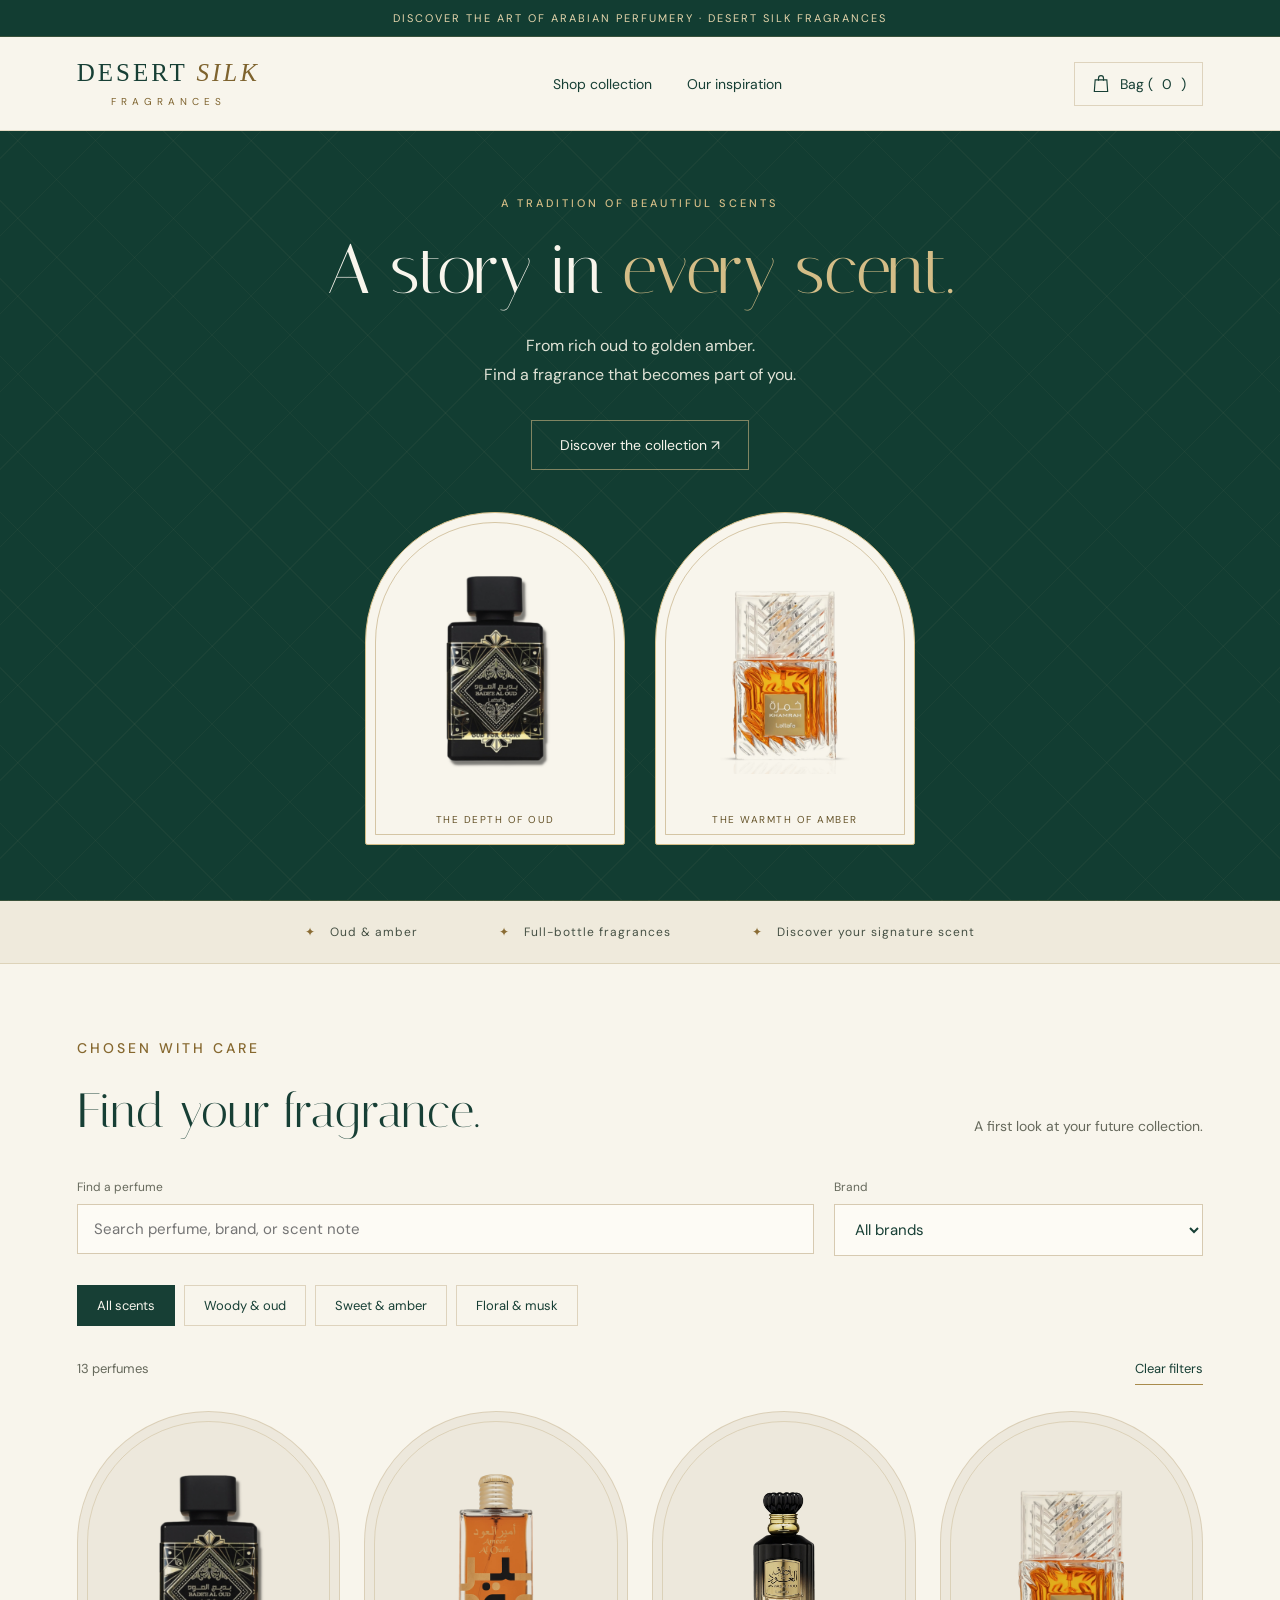
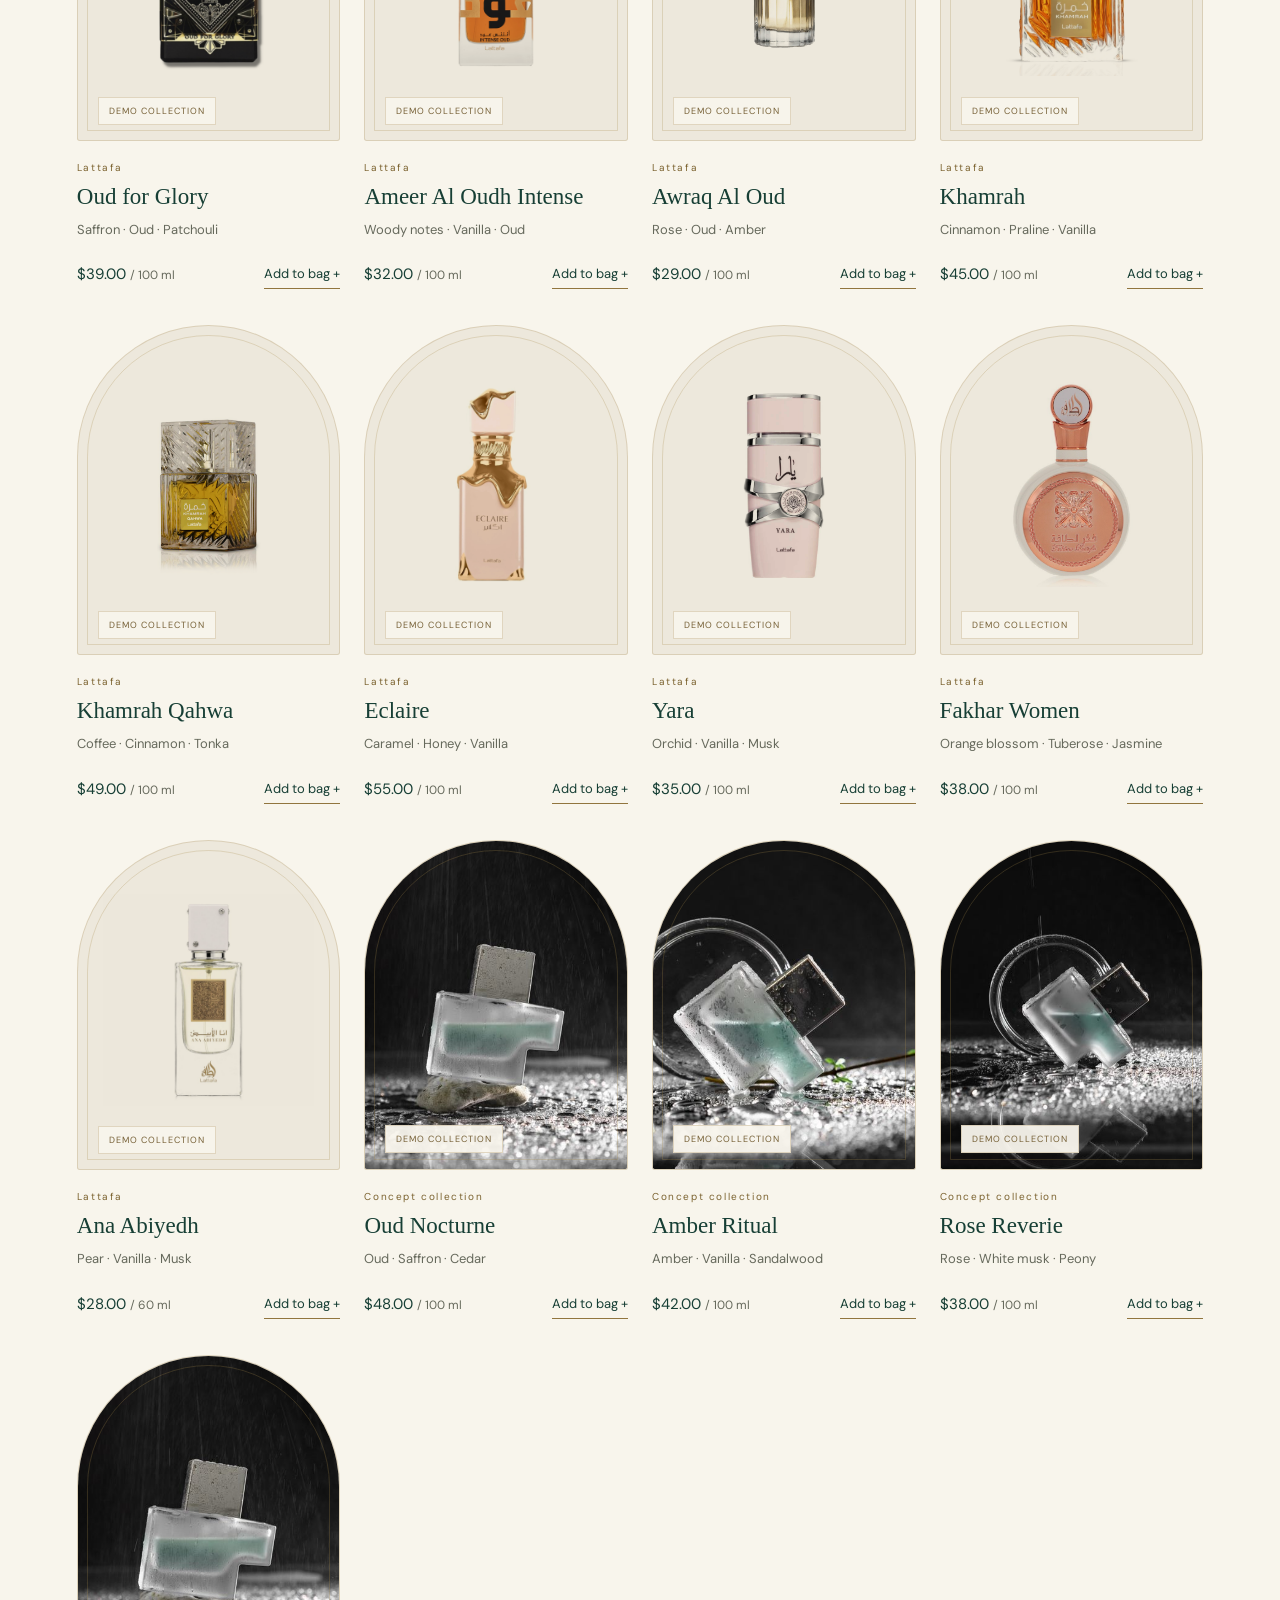
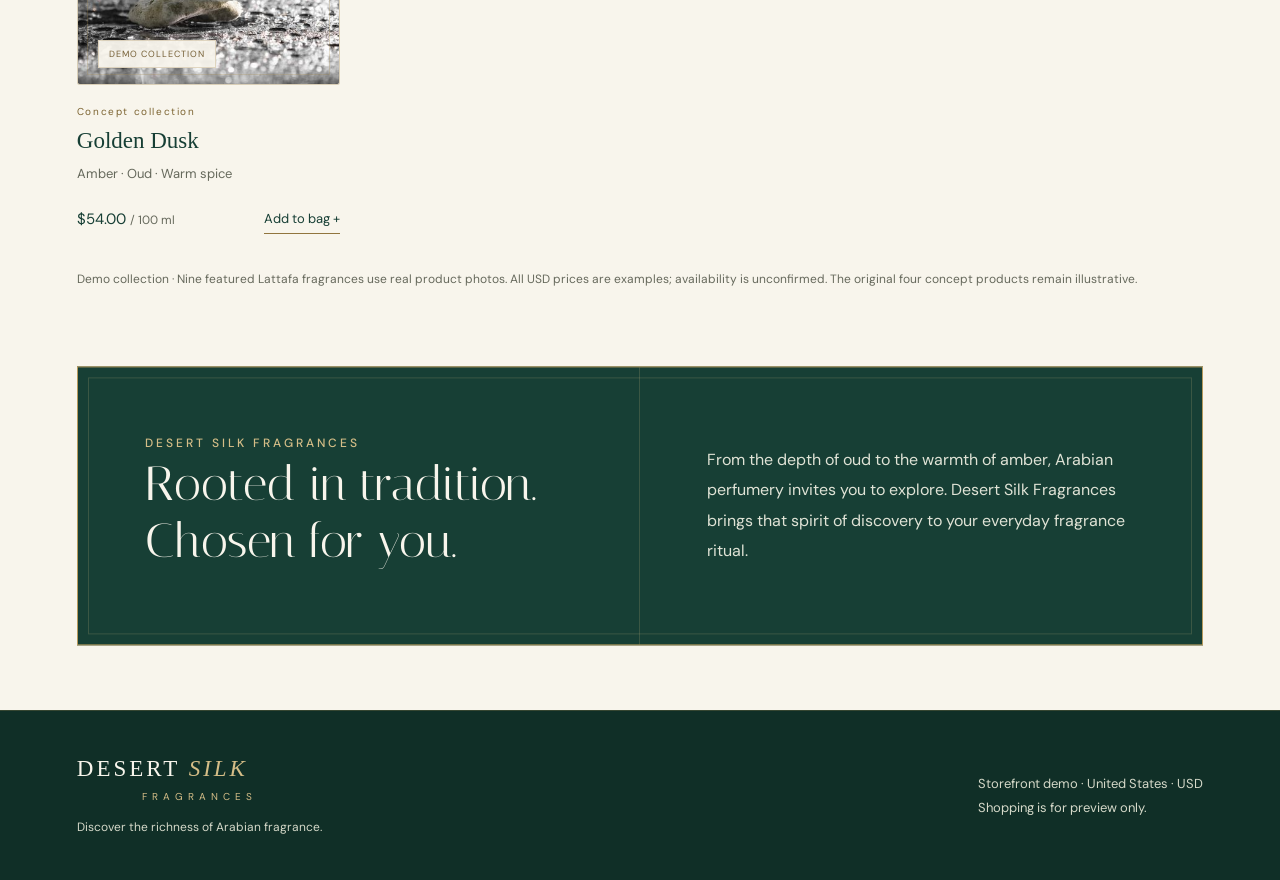
<file: index.html>
<!doctype html>
<html lang="en"><head><meta charset="utf-8"><meta name="viewport" content="width=device-width,initial-scale=1"><title>Desert Silk Fragrances | Arabian Fragrances</title><meta name="description" content="Explore the Desert Silk Fragrances Arabian perfume boutique demo."><link rel="icon" type="image/svg+xml" href="data:image/svg+xml,%3Csvg xmlns='http://www.w3.org/2000/svg' viewBox='0 0 32 32'%3E%3Crect width='32' height='32' rx='5' fill='%23173f35'/%3E%3Ctext x='16' y='23' text-anchor='middle' font-family='Georgia' font-size='24' fill='%23d6b777'%3ED%3C/text%3E%3C/svg%3E"><style>@import "https://fonts.googleapis.com/css2?family=DM+Sans:wght@400;500;600&family=Italiana&display=swap";:root{--paper:#100d0f;--ink:#f5eee4;--gold:#d6b777;--line:#d6b77745;--burgundy:#56172b;--muted:#c0afb3}*{box-sizing:border-box}html{scroll-behavior:smooth;scroll-padding-top:100px}body{background:var(--paper);color:var(--ink);margin:0;font-family:DM Sans,sans-serif;font-size:16px}a{color:inherit;text-decoration:none}button{font:inherit;cursor:pointer;color:inherit}a,button{touch-action:manipulation}a:focus-visible,button:focus-visible{outline:2px solid var(--gold);outline-offset:5px}.announcement{background:var(--burgundy);color:#f0dfb8;text-align:center;letter-spacing:2px;border-bottom:1px solid var(--line);padding:12px 20px;font-size:12px}header{z-index:4;-webkit-backdrop-filter:blur(18px);backdrop-filter:blur(18px);border-bottom:1px solid var(--line);background:#100d0ff0;justify-content:space-between;align-items:center;gap:20px;padding:20px 5%;display:flex;position:sticky;top:0}.logo{letter-spacing:3px;white-space:nowrap;font-family:Georgia,serif;font-size:26px;display:block}.logo span{color:var(--gold);font-style:italic}.logo small{letter-spacing:5px;text-align:center;color:var(--gold);margin-top:8px;font-family:DM Sans,sans-serif;font-size:10px;display:block}nav{gap:35px;font-size:14px;display:flex}nav a{padding:9px 0;position:relative}nav a:after{content:"";background:var(--gold);transform-origin:0;width:100%;height:1px;transition:transform .3s;position:absolute;bottom:0;left:0;transform:scaleX(0)}nav a:hover:after{transform:scaleX(1)}.bag-button{border:1px solid var(--line);background:0 0;align-items:center;gap:9px;padding:11px 16px;font-size:14px;transition:background .3s,border-color .3s;display:flex}.bag-button:hover{background:var(--burgundy);border-color:var(--gold)}.bag-button svg{width:20px}.hero{border-bottom:1px solid var(--line);grid-template-columns:1.05fr 1fr;min-height:650px;display:grid}.hero-copy{background:radial-gradient(at 0 60%,#65152b70,#0000 75%);flex-direction:column;justify-content:center;padding:80px 10%;display:flex;position:relative}.hero-copy:before{content:"";background:linear-gradient(transparent,var(--gold),transparent);width:1px;position:absolute;top:32px;bottom:32px;left:24px}.eyebrow{letter-spacing:3px;text-transform:uppercase;color:var(--gold);margin:0 0 25px;font-size:12px;font-weight:500}h1,h2,h3,p{margin-top:0}h1,h2{font-family:Italiana,Georgia,serif;font-weight:400}h1{letter-spacing:-1px;margin-bottom:30px;font-size:clamp(58px,6.1vw,94px);line-height:1.05}h1 em{color:var(--gold);font-weight:400}.intro{max-width:340px;color:var(--muted);margin-bottom:34px;line-height:1.9}.button{background:var(--burgundy);border:1px solid var(--gold);justify-content:center;align-self:flex-start;align-items:center;padding:17px 30px;font-size:14px;transition:background .3s,transform .3s,box-shadow .3s;display:inline-flex;position:relative;overflow:hidden}.button:hover{background:#75243d;transform:translateY(-3px);box-shadow:0 8px 35px #56172b80}.button:after{content:"";background:linear-gradient(110deg,#0000 45%,#ead3a028 50%,#0000 55%);transition:transform .7s;position:absolute;inset:-80% -100%;transform:translate(-40%)}.button:hover:after{transform:translate(40%)}.hero-photo{background:#25151b;min-width:0;position:relative;overflow:hidden}.hero-photo img{object-fit:cover;filter:brightness(.75)saturate(.75);width:100%;height:100%;transition:transform .8s;position:absolute;transform:scale(1.05)}.hero-photo:hover img{transform:scale(1.1)}.hero-photo:after{content:"";pointer-events:none;background:linear-gradient(#0000 40%,#2009117a);border:1px solid #e7cb9060;position:absolute;inset:22px}.photo-caption{z-index:1;color:#f5e5c5;letter-spacing:2px;font-size:11px;position:absolute;bottom:46px;left:42px;right:30px}.ribbon{border-bottom:1px solid var(--line);letter-spacing:1px;background:#1a1015;justify-content:center;gap:8%;padding:26px 5%;font-size:13px;display:flex}.ribbon span:before{content:"✦";color:var(--gold);margin-right:14px}.collection{padding:85px 5% 80px}.section-top{justify-content:space-between;align-items:end;gap:20px;display:flex}h2{margin-bottom:10px;font-size:52px}.section-top p{color:var(--muted);font-size:14px}.filters{flex-wrap:wrap;gap:10px;margin:29px 0 35px;display:flex}.filter{border:1px solid var(--line);background:0 0;padding:11px 22px;font-size:14px;transition:background .3s,border-color .3s,transform .3s}.filter:hover{border-color:var(--gold);transform:translateY(-2px)}.filter.active{background:var(--burgundy);border-color:var(--gold);color:#f6e8cd}.products{grid-template-columns:repeat(4,1fr);gap:25px;display:grid}.product{min-width:0;animation:.55s both arrive;animation-delay:calc(var(--i,0)*65ms)}.product-image{border:1px solid var(--line);background:#21181c;height:320px;transition:border-color .4s,box-shadow .4s,transform .4s;position:relative;overflow:hidden}.product-image:after{content:"";pointer-events:none;border:1px solid #d6b77725;position:absolute;inset:10px}.product-image img{object-fit:cover;filter:brightness(.88);width:100%;height:100%;transition:transform .65s,filter .65s}.product:hover .product-image{border-color:#d6b777a0;transform:translateY(-6px);box-shadow:0 14px 35px #0005}.product:hover img{filter:brightness();transform:scale(1.08)}.badge{color:#e5cc9a;letter-spacing:1px;border:1px solid var(--line);background:#301020ed;padding:7px 10px;font-size:10px;position:absolute;top:21px;left:21px}.product-meta{letter-spacing:1.6px;color:var(--gold);margin:23px 0 10px;font-size:11px}.product h3{margin-bottom:10px;font-family:Georgia,serif;font-size:23px;font-weight:400}.notes{color:var(--muted);margin-bottom:19px;font-size:14px}.purchase{justify-content:space-between;align-items:center;gap:10px;font-size:15px;display:flex}.purchase small{color:var(--muted);font-size:12px}.purchase button{border:0;border-bottom:1px solid var(--gold);color:var(--gold);background:0 0;padding:6px 0;font-size:13px;transition:color .3s,transform .3s}.purchase button:hover{color:#fff;transform:translateY(-2px)}.sample-note{color:#ad999f;margin-top:35px;font-size:12px;line-height:1.7}.story{border:1px solid var(--gold);background:linear-gradient(120deg,#5e192e,#2a0f19);grid-template-columns:1fr 1fr;margin:0 5% 80px;display:grid;position:relative}.story:after{content:"";border:1px solid var(--line);pointer-events:none;position:absolute;inset:10px}.story-left{border-right:1px solid var(--line);padding:65px 12%}.story-left h2{font-size:48px}.story-right{flex-direction:column;justify-content:center;padding:65px 12%;display:flex}.story p{color:#dcc7ce;margin-bottom:0;line-height:1.9}footer{border-top:1px solid var(--line);background:#090809;justify-content:space-between;align-items:center;gap:25px;padding:45px 5%;display:flex}footer p{color:var(--muted);margin:16px 0 0;font-size:12px}footer .logo{font-size:23px}.footer-note{max-width:280px;color:var(--muted);font-size:13px;line-height:1.8}dialog{border:0;border-left:1px solid var(--gold);width:100%;max-width:440px;height:100dvh;max-height:100dvh;color:var(--ink);background:#160e13;margin:0 0 0 auto;padding:32px;position:fixed}dialog[open]{animation:.4s slide-in}dialog::backdrop{-webkit-backdrop-filter:blur(5px);backdrop-filter:blur(5px);background:#070306ba}.bag-head{justify-content:space-between;align-items:center;gap:12px;display:flex}.bag-head h2{font-size:35px}.close{color:var(--gold);background:0 0;border:0;padding:10px;font-size:25px}.bag-item{border-bottom:1px solid var(--line);padding:20px 0;animation:.3s arrive}.bag-row{justify-content:space-between;gap:10px;display:flex}.remove{color:var(--gold);background:0 0;border:0;padding:10px 0;font-size:13px}.bag-total{justify-content:space-between;margin:25px 0;font-weight:500;display:flex}.demo-checkout{color:#dcc7ce;background:var(--burgundy);border:1px solid var(--line);padding:20px;font-size:14px;line-height:1.8}.toast{background:var(--burgundy);border:1px solid var(--gold);color:var(--ink);z-index:5;padding:15px 24px;font-size:14px;animation:.3s toast-in;position:fixed;bottom:25px;left:50%;transform:translate(-50%);box-shadow:0 4px 25px #0008}.hidden{display:none!important}.reveal{transition:opacity .8s,transform .8s}.hero-copy>*{animation:.9s both arrive}.hero-copy h1{animation-delay:.12s}.hero-copy .intro{animation-delay:.24s}.hero-copy .button{animation-delay:.36s}@keyframes arrive{0%{opacity:0;transform:translateY(18px)}to{opacity:1;transform:translateY(0)}}@keyframes slide-in{0%{transform:translate(100%)}to{transform:translate(0)}}@keyframes toast-in{0%{opacity:0;transform:translate(-50%,15px)}to{opacity:1;transform:translate(-50%)}}@media (width>=1500px){main{max-width:1600px;margin:auto}}@media (width<=1000px){nav{gap:18px}.hero-copy{padding:60px 10%}.hero{min-height:570px}.products{grid-template-columns:repeat(2,1fr)}.product-image{height:360px}.ribbon{gap:4%;font-size:12px}.story-left,.story-right{padding:45px 10%}}@media (width<=800px){header{padding:16px 6%}.logo{letter-spacing:2px;font-size:21px}.logo small{letter-spacing:3px;font-size:9px}nav{display:none}.bag-button{padding:9px 10px}.announcement{letter-spacing:1px;font-size:10px;line-height:1.6}.hero{grid-template-columns:1fr}.hero-copy{padding:55px 9% 50px}.hero-copy:before{top:25px;bottom:25px;left:15px}h1{letter-spacing:-1px;font-size:65px}.intro{font-size:15px}.hero-photo{height:400px}.ribbon{flex-wrap:wrap;gap:17px;padding:20px 5%}.ribbon span:before{margin-right:7px}.collection{padding:55px 6%}.section-top{display:block}h2{font-size:43px}.products{gap:29px 14px}.product-image{height:220px}.product h3{font-size:20px}.notes{font-size:13px;line-height:1.7}.purchase{flex-direction:column;align-items:start}.story{grid-template-columns:1fr;margin:0 6% 50px}.story-left{border-right:0;border-bottom:1px solid var(--line);padding:38px 30px}.story-right{padding:32px 30px}.story-left h2{font-size:40px}footer{flex-direction:column;align-items:start;padding:35px 6%}.photo-caption{font-size:10px;bottom:36px;left:35px}.badge{padding:6px;font-size:9px;top:15px;left:15px}.filter{padding:10px 15px}.toast{text-align:center;width:85%}.eyebrow{letter-spacing:2px;font-size:11px}.product-meta{font-size:10px;line-height:1.7}}@media (prefers-reduced-motion:reduce){html{scroll-behavior:auto}*,:before,:after{transition:none!important;animation:none!important}.reveal.pending{opacity:1;transform:none}}.real-product{background:#f4f0eb}.real-product img{object-fit:contain;filter:none;padding:25px}.real-product .badge{top:auto;bottom:15px}.real-product:after{border-color:#b58b4840}.product:hover .real-product img{filter:none}@media (width<=800px){.real-product img{padding:16px}.real-product .badge{font-size:8px;bottom:10px}}.product-image{display:block}.product h3 a:hover{color:var(--gold)}.hero{position:relative}.spray-intro{z-index:2;pointer-events:none;width:100%;height:100%;position:absolute;inset:0}@media (prefers-reduced-motion:reduce){.spray-intro{display:none}}.hero-copy>*,.product,.detail-copy,.bag-item,dialog[open]{animation:none}.product-image img,.detail-image img{transition:none}.product:hover .product-image,.product:hover img,.detail-image:hover img{transform:none}.reveal.pending{opacity:1;transform:none}</style>  <script type="module" crossorigin src="./assets/main-BTd0P_Ho.js"></script>
  <link rel="modulepreload" crossorigin href="./assets/motion-effects-CimoyNEb.js">
  <link rel="stylesheet" crossorigin href="./assets/motion-effects-CkN6MAiY.css">
</head><body>
<div class="announcement">DISCOVER THE ART OF ARABIAN PERFUMERY · DESERT SILK FRAGRANCES</div>
<header><a href="#" class="logo" aria-label="Desert Silk Fragrances home">DESERT <span>SILK</span><small>FRAGRANCES</small></a><nav aria-label="Main navigation"><a href="#collection">Shop collection</a><a href="#story">Our inspiration</a></nav><button class="bag-button" id="open-bag"><svg viewBox="0 0 24 24" fill="none" stroke="currentColor" stroke-width="1.4" aria-hidden="true"><path d="M5 7h14l1 14H4L5 7Z"/><path d="M9 8V5a3 3 0 0 1 6 0v3"/></svg>Bag (<span id="bag-count">0</span>)</button></header>
<main><section class="hero"><div class="hero-copy"><p class="eyebrow">A tradition of beautiful scents</p><h1>A story in <em>every scent.</em></h1><p class="intro">From rich oud to golden amber.<br>Find a fragrance that becomes part of you.</p><a class="button" href="#collection">Discover the collection ↗</a></div><div class="heritage-bottles"><a class="heritage-bottle" href="product.html?id=5" aria-label="Discover Oud for Glory"><img src="oud-for-glory.jpg" alt="Lattafa Oud for Glory perfume"><span>THE DEPTH OF OUD</span></a><a class="heritage-bottle" href="product.html?id=8" aria-label="Discover Khamrah"><img src="khamrah.jpg" alt="Lattafa Khamrah perfume"><span>THE WARMTH OF AMBER</span></a></div></section>
<div class="ribbon"><span>Oud & amber</span><span>Full-bottle fragrances</span><span>Discover your signature scent</span></div>
<section class="collection" id="collection"><div class="section-top"><div><p class="eyebrow">Chosen with care</p><h2>Find your fragrance.</h2></div><p>A first look at your future collection.</p></div><div class="discovery-tools"><div class="discovery-field"><label for="product-search">Find a perfume</label><input id="product-search" type="search" placeholder="Search perfume, brand, or scent note" autocomplete="off"></div><div class="discovery-field"><label for="brand-filter">Brand</label><select id="brand-filter"><option value="All">All brands</option></select></div></div><div class="filters" aria-label="Filter by scent"><button class="filter active" data-filter="All" aria-pressed="true">All scents</button><button class="filter" data-filter="Woody" aria-pressed="false">Woody & oud</button><button class="filter" data-filter="Sweet" aria-pressed="false">Sweet & amber</button><button class="filter" data-filter="Floral" aria-pressed="false">Floral & musk</button></div><div class="result-bar"><span id="result-count" role="status" aria-live="polite"></span><button id="clear-filters" class="clear-filters">Clear filters</button></div><div class="products" id="products"></div><p class="sample-note">Demo collection · Nine featured Lattafa fragrances use real product photos. All USD prices are examples; availability is unconfirmed. The original four concept products remain illustrative.</p></section>
<section class="story" id="story"><div class="story-left"><p class="eyebrow">Desert Silk Fragrances</p><h2>Rooted in tradition.<br>Chosen for you.</h2></div><div class="story-right"><p>From the depth of oud to the warmth of amber, Arabian perfumery invites you to explore. Desert Silk Fragrances brings that spirit of discovery to your everyday fragrance ritual.</p></div></section></main>
<footer><div><a href="#" class="logo">DESERT <span>SILK</span><small>FRAGRANCES</small></a><p>Discover the richness of Arabian fragrance.</p></div><div class="footer-note">Storefront demo · United States · USD<br>Shopping is for preview only.</div></footer>
<dialog id="bag" aria-labelledby="bag-title"><div class="bag-head"><h2 id="bag-title">Your discovery bag</h2><button class="close" id="close-bag" aria-label="Close shopping bag">×</button></div><div id="bag-items"></div><div class="bag-total"><span>Subtotal</span><span id="total">$0.00</span></div><p class="demo-checkout">This is a demo shopping bag. Checkout will be connected when your products, payment account, and shipping details are ready.</p></dialog><div id="toast" class="toast hidden" role="status"></div></body></html>
</file>
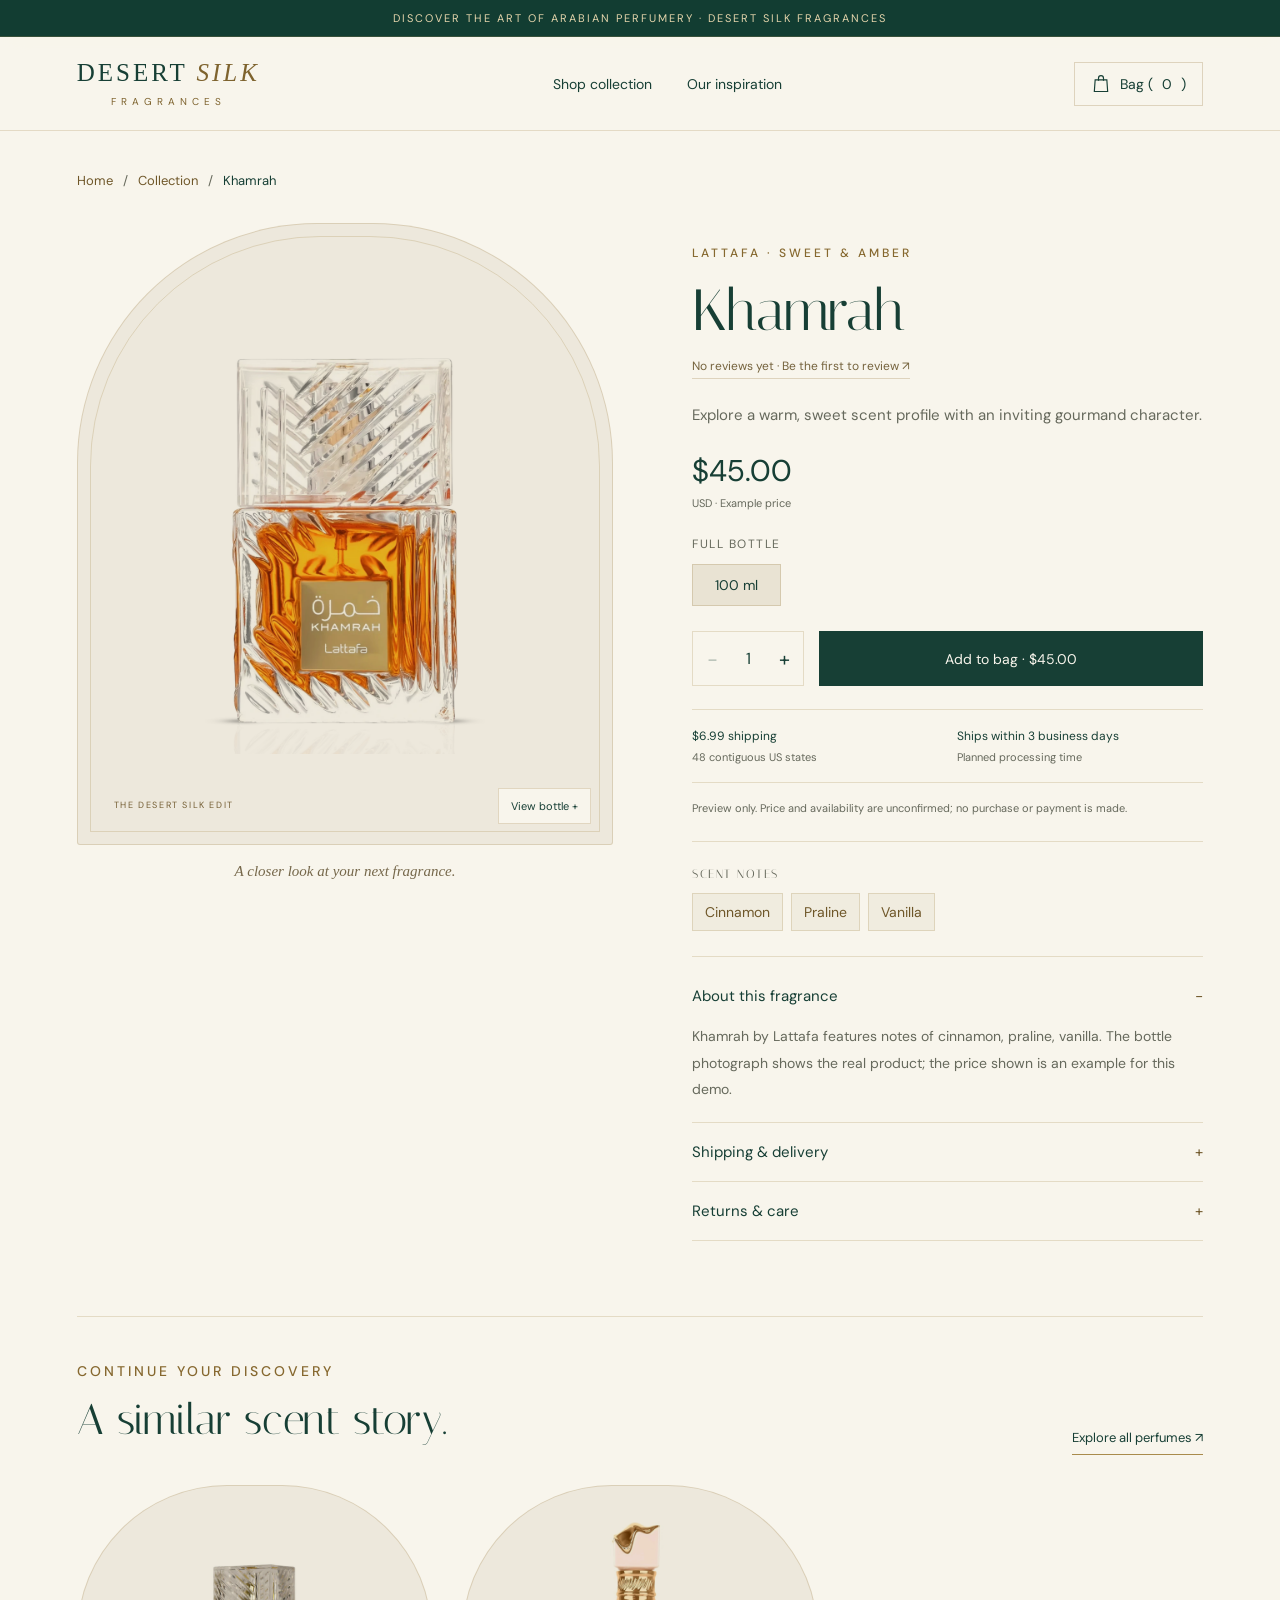
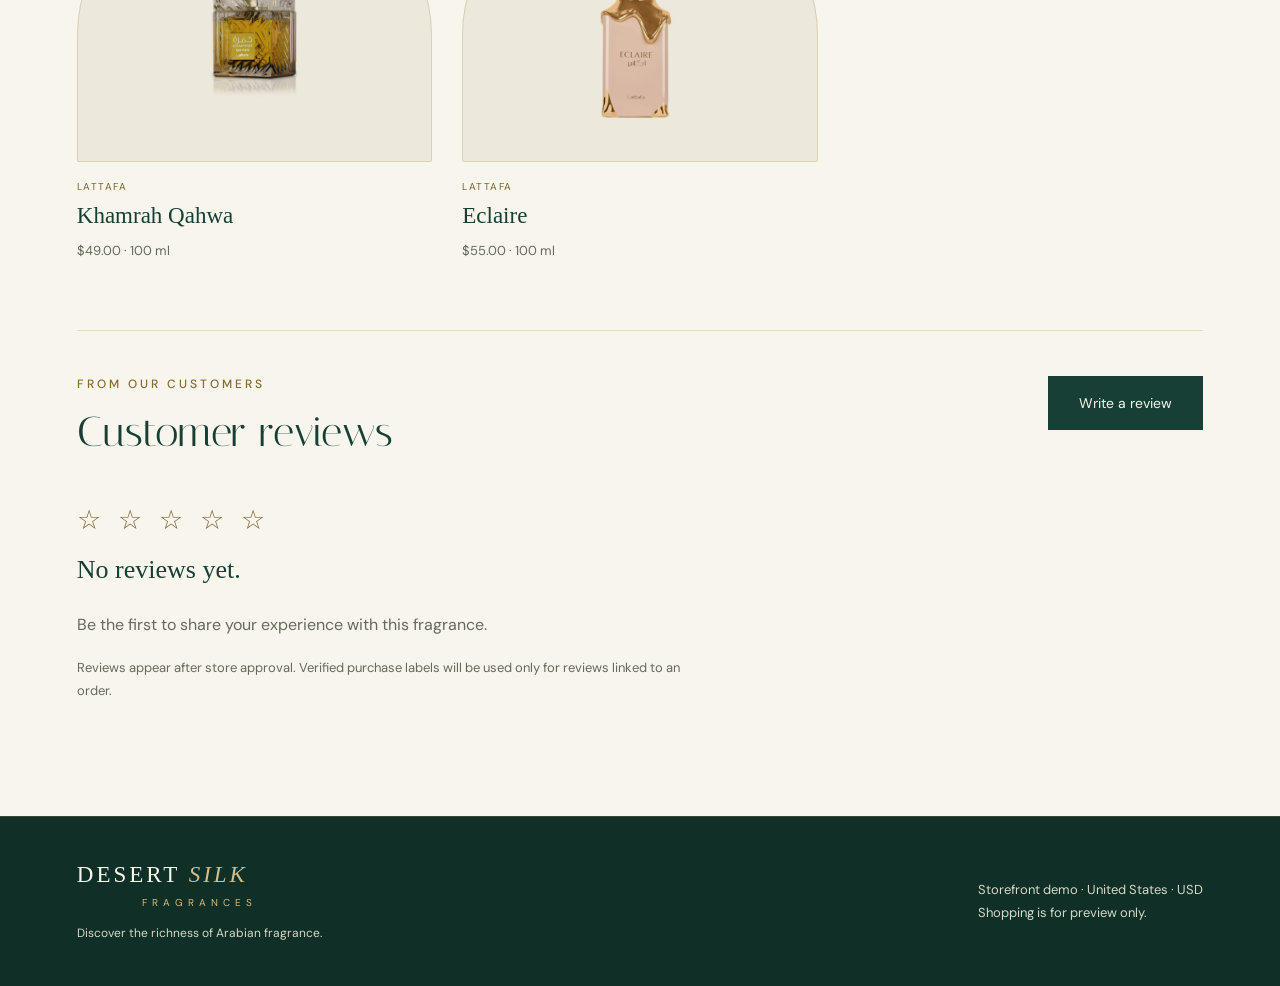
<file: product.html>
<!doctype html>
<html lang="en"><head><meta charset="utf-8"><meta name="viewport" content="width=device-width,initial-scale=1"><title>Perfume Details | Desert Silk Fragrances</title><meta name="description" content="Explore the Desert Silk Fragrances Arabian perfume boutique demo."><link rel="icon" type="image/svg+xml" href="data:image/svg+xml,%3Csvg xmlns='http://www.w3.org/2000/svg' viewBox='0 0 32 32'%3E%3Crect width='32' height='32' rx='5' fill='%23173f35'/%3E%3Ctext x='16' y='23' text-anchor='middle' font-family='Georgia' font-size='24' fill='%23d6b777'%3ED%3C/text%3E%3C/svg%3E"><style>@import "https://fonts.googleapis.com/css2?family=DM+Sans:wght@400;500;600&family=Italiana&display=swap";:root{--paper:#100d0f;--ink:#f5eee4;--gold:#d6b777;--line:#d6b77745;--burgundy:#56172b;--muted:#c0afb3}*{box-sizing:border-box}html{scroll-behavior:smooth;scroll-padding-top:100px}body{background:var(--paper);color:var(--ink);margin:0;font-family:DM Sans,sans-serif;font-size:16px}a{color:inherit;text-decoration:none}button{font:inherit;cursor:pointer;color:inherit}a,button{touch-action:manipulation}a:focus-visible,button:focus-visible{outline:2px solid var(--gold);outline-offset:5px}.announcement{background:var(--burgundy);color:#f0dfb8;text-align:center;letter-spacing:2px;border-bottom:1px solid var(--line);padding:12px 20px;font-size:12px}header{z-index:4;-webkit-backdrop-filter:blur(18px);backdrop-filter:blur(18px);border-bottom:1px solid var(--line);background:#100d0ff0;justify-content:space-between;align-items:center;gap:20px;padding:20px 5%;display:flex;position:sticky;top:0}.logo{letter-spacing:3px;white-space:nowrap;font-family:Georgia,serif;font-size:26px;display:block}.logo span{color:var(--gold);font-style:italic}.logo small{letter-spacing:5px;text-align:center;color:var(--gold);margin-top:8px;font-family:DM Sans,sans-serif;font-size:10px;display:block}nav{gap:35px;font-size:14px;display:flex}nav a{padding:9px 0;position:relative}nav a:after{content:"";background:var(--gold);transform-origin:0;width:100%;height:1px;transition:transform .3s;position:absolute;bottom:0;left:0;transform:scaleX(0)}nav a:hover:after{transform:scaleX(1)}.bag-button{border:1px solid var(--line);background:0 0;align-items:center;gap:9px;padding:11px 16px;font-size:14px;transition:background .3s,border-color .3s;display:flex}.bag-button:hover{background:var(--burgundy);border-color:var(--gold)}.bag-button svg{width:20px}.hero{border-bottom:1px solid var(--line);grid-template-columns:1.05fr 1fr;min-height:650px;display:grid}.hero-copy{background:radial-gradient(at 0 60%,#65152b70,#0000 75%);flex-direction:column;justify-content:center;padding:80px 10%;display:flex;position:relative}.hero-copy:before{content:"";background:linear-gradient(transparent,var(--gold),transparent);width:1px;position:absolute;top:32px;bottom:32px;left:24px}.eyebrow{letter-spacing:3px;text-transform:uppercase;color:var(--gold);margin:0 0 25px;font-size:12px;font-weight:500}h1,h2,h3,p{margin-top:0}h1,h2{font-family:Italiana,Georgia,serif;font-weight:400}h1{letter-spacing:-1px;margin-bottom:30px;font-size:clamp(58px,6.1vw,94px);line-height:1.05}h1 em{color:var(--gold);font-weight:400}.intro{max-width:340px;color:var(--muted);margin-bottom:34px;line-height:1.9}.button{background:var(--burgundy);border:1px solid var(--gold);justify-content:center;align-self:flex-start;align-items:center;padding:17px 30px;font-size:14px;transition:background .3s,transform .3s,box-shadow .3s;display:inline-flex;position:relative;overflow:hidden}.button:hover{background:#75243d;transform:translateY(-3px);box-shadow:0 8px 35px #56172b80}.button:after{content:"";background:linear-gradient(110deg,#0000 45%,#ead3a028 50%,#0000 55%);transition:transform .7s;position:absolute;inset:-80% -100%;transform:translate(-40%)}.button:hover:after{transform:translate(40%)}.hero-photo{background:#25151b;min-width:0;position:relative;overflow:hidden}.hero-photo img{object-fit:cover;filter:brightness(.75)saturate(.75);width:100%;height:100%;transition:transform .8s;position:absolute;transform:scale(1.05)}.hero-photo:hover img{transform:scale(1.1)}.hero-photo:after{content:"";pointer-events:none;background:linear-gradient(#0000 40%,#2009117a);border:1px solid #e7cb9060;position:absolute;inset:22px}.photo-caption{z-index:1;color:#f5e5c5;letter-spacing:2px;font-size:11px;position:absolute;bottom:46px;left:42px;right:30px}.ribbon{border-bottom:1px solid var(--line);letter-spacing:1px;background:#1a1015;justify-content:center;gap:8%;padding:26px 5%;font-size:13px;display:flex}.ribbon span:before{content:"✦";color:var(--gold);margin-right:14px}.collection{padding:85px 5% 80px}.section-top{justify-content:space-between;align-items:end;gap:20px;display:flex}h2{margin-bottom:10px;font-size:52px}.section-top p{color:var(--muted);font-size:14px}.filters{flex-wrap:wrap;gap:10px;margin:29px 0 35px;display:flex}.filter{border:1px solid var(--line);background:0 0;padding:11px 22px;font-size:14px;transition:background .3s,border-color .3s,transform .3s}.filter:hover{border-color:var(--gold);transform:translateY(-2px)}.filter.active{background:var(--burgundy);border-color:var(--gold);color:#f6e8cd}.products{grid-template-columns:repeat(4,1fr);gap:25px;display:grid}.product{min-width:0;animation:.55s both arrive;animation-delay:calc(var(--i,0)*65ms)}.product-image{border:1px solid var(--line);background:#21181c;height:320px;transition:border-color .4s,box-shadow .4s,transform .4s;position:relative;overflow:hidden}.product-image:after{content:"";pointer-events:none;border:1px solid #d6b77725;position:absolute;inset:10px}.product-image img{object-fit:cover;filter:brightness(.88);width:100%;height:100%;transition:transform .65s,filter .65s}.product:hover .product-image{border-color:#d6b777a0;transform:translateY(-6px);box-shadow:0 14px 35px #0005}.product:hover img{filter:brightness();transform:scale(1.08)}.badge{color:#e5cc9a;letter-spacing:1px;border:1px solid var(--line);background:#301020ed;padding:7px 10px;font-size:10px;position:absolute;top:21px;left:21px}.product-meta{letter-spacing:1.6px;color:var(--gold);margin:23px 0 10px;font-size:11px}.product h3{margin-bottom:10px;font-family:Georgia,serif;font-size:23px;font-weight:400}.notes{color:var(--muted);margin-bottom:19px;font-size:14px}.purchase{justify-content:space-between;align-items:center;gap:10px;font-size:15px;display:flex}.purchase small{color:var(--muted);font-size:12px}.purchase button{border:0;border-bottom:1px solid var(--gold);color:var(--gold);background:0 0;padding:6px 0;font-size:13px;transition:color .3s,transform .3s}.purchase button:hover{color:#fff;transform:translateY(-2px)}.sample-note{color:#ad999f;margin-top:35px;font-size:12px;line-height:1.7}.story{border:1px solid var(--gold);background:linear-gradient(120deg,#5e192e,#2a0f19);grid-template-columns:1fr 1fr;margin:0 5% 80px;display:grid;position:relative}.story:after{content:"";border:1px solid var(--line);pointer-events:none;position:absolute;inset:10px}.story-left{border-right:1px solid var(--line);padding:65px 12%}.story-left h2{font-size:48px}.story-right{flex-direction:column;justify-content:center;padding:65px 12%;display:flex}.story p{color:#dcc7ce;margin-bottom:0;line-height:1.9}footer{border-top:1px solid var(--line);background:#090809;justify-content:space-between;align-items:center;gap:25px;padding:45px 5%;display:flex}footer p{color:var(--muted);margin:16px 0 0;font-size:12px}footer .logo{font-size:23px}.footer-note{max-width:280px;color:var(--muted);font-size:13px;line-height:1.8}dialog{border:0;border-left:1px solid var(--gold);width:100%;max-width:440px;height:100dvh;max-height:100dvh;color:var(--ink);background:#160e13;margin:0 0 0 auto;padding:32px;position:fixed}dialog[open]{animation:.4s slide-in}dialog::backdrop{-webkit-backdrop-filter:blur(5px);backdrop-filter:blur(5px);background:#070306ba}.bag-head{justify-content:space-between;align-items:center;gap:12px;display:flex}.bag-head h2{font-size:35px}.close{color:var(--gold);background:0 0;border:0;padding:10px;font-size:25px}.bag-item{border-bottom:1px solid var(--line);padding:20px 0;animation:.3s arrive}.bag-row{justify-content:space-between;gap:10px;display:flex}.remove{color:var(--gold);background:0 0;border:0;padding:10px 0;font-size:13px}.bag-total{justify-content:space-between;margin:25px 0;font-weight:500;display:flex}.demo-checkout{color:#dcc7ce;background:var(--burgundy);border:1px solid var(--line);padding:20px;font-size:14px;line-height:1.8}.toast{background:var(--burgundy);border:1px solid var(--gold);color:var(--ink);z-index:5;padding:15px 24px;font-size:14px;animation:.3s toast-in;position:fixed;bottom:25px;left:50%;transform:translate(-50%);box-shadow:0 4px 25px #0008}.hidden{display:none!important}.reveal{transition:opacity .8s,transform .8s}.hero-copy>*{animation:.9s both arrive}.hero-copy h1{animation-delay:.12s}.hero-copy .intro{animation-delay:.24s}.hero-copy .button{animation-delay:.36s}@keyframes arrive{0%{opacity:0;transform:translateY(18px)}to{opacity:1;transform:translateY(0)}}@keyframes slide-in{0%{transform:translate(100%)}to{transform:translate(0)}}@keyframes toast-in{0%{opacity:0;transform:translate(-50%,15px)}to{opacity:1;transform:translate(-50%)}}@media (width>=1500px){main{max-width:1600px;margin:auto}}@media (width<=1000px){nav{gap:18px}.hero-copy{padding:60px 10%}.hero{min-height:570px}.products{grid-template-columns:repeat(2,1fr)}.product-image{height:360px}.ribbon{gap:4%;font-size:12px}.story-left,.story-right{padding:45px 10%}}@media (width<=800px){header{padding:16px 6%}.logo{letter-spacing:2px;font-size:21px}.logo small{letter-spacing:3px;font-size:9px}nav{display:none}.bag-button{padding:9px 10px}.announcement{letter-spacing:1px;font-size:10px;line-height:1.6}.hero{grid-template-columns:1fr}.hero-copy{padding:55px 9% 50px}.hero-copy:before{top:25px;bottom:25px;left:15px}h1{letter-spacing:-1px;font-size:65px}.intro{font-size:15px}.hero-photo{height:400px}.ribbon{flex-wrap:wrap;gap:17px;padding:20px 5%}.ribbon span:before{margin-right:7px}.collection{padding:55px 6%}.section-top{display:block}h2{font-size:43px}.products{gap:29px 14px}.product-image{height:220px}.product h3{font-size:20px}.notes{font-size:13px;line-height:1.7}.purchase{flex-direction:column;align-items:start}.story{grid-template-columns:1fr;margin:0 6% 50px}.story-left{border-right:0;border-bottom:1px solid var(--line);padding:38px 30px}.story-right{padding:32px 30px}.story-left h2{font-size:40px}footer{flex-direction:column;align-items:start;padding:35px 6%}.photo-caption{font-size:10px;bottom:36px;left:35px}.badge{padding:6px;font-size:9px;top:15px;left:15px}.filter{padding:10px 15px}.toast{text-align:center;width:85%}.eyebrow{letter-spacing:2px;font-size:11px}.product-meta{font-size:10px;line-height:1.7}}@media (prefers-reduced-motion:reduce){html{scroll-behavior:auto}*,:before,:after{transition:none!important;animation:none!important}.reveal.pending{opacity:1;transform:none}}.real-product{background:#f4f0eb}.real-product img{object-fit:contain;filter:none;padding:25px}.real-product .badge{top:auto;bottom:15px}.real-product:after{border-color:#b58b4840}.product:hover .real-product img{filter:none}@media (width<=800px){.real-product img{padding:16px}.real-product .badge{font-size:8px;bottom:10px}}.product-image{display:block}.product h3 a:hover{color:var(--gold)}.detail{padding:30px 5% 80px}.breadcrumbs{color:var(--muted);flex-wrap:wrap;gap:12px;margin:0 0 35px;font-size:13px;display:flex}.breadcrumbs a{color:var(--gold)}.detail-layout{grid-template-columns:1fr 1fr;align-items:start;gap:7%;display:grid}.detail-image{border:1px solid var(--gold);background:#f4f0eb;position:relative;overflow:hidden}.detail-image:after{content:"";pointer-events:none;border:1px solid #9b753944;position:absolute;inset:16px}.detail-image img{object-fit:contain;width:100%;height:600px;padding:45px;transition:transform .6s;display:block}.detail-image:hover img{transform:scale(1.07)}.detail-image.concept img{object-fit:cover;padding:0}.detail-caption{color:#e5cc9a;letter-spacing:1px;background:#301020ed;border:1px solid #d6b77755;padding:8px 12px;font-size:11px;position:absolute;bottom:25px;left:25px}.detail-copy{padding:15px 0}.detail-copy h1{overflow-wrap:anywhere;margin-bottom:20px;font-size:clamp(44px,4.5vw,68px)}.detail-summary{color:var(--muted);margin-bottom:25px;line-height:1.9}.detail-price{color:var(--gold);margin-bottom:25px;font-size:27px}.detail-price small{color:var(--muted);margin-left:10px;font-size:13px}.detail-label{letter-spacing:1.5px;text-transform:uppercase;color:var(--muted);margin-bottom:12px;font-size:12px;display:block}.size-chip{border:1px solid var(--gold);background:var(--burgundy);margin-bottom:25px;padding:11px 22px;font-size:14px;display:inline-block}.buy-row{gap:15px;margin-bottom:18px;display:flex}.quantity{border:1px solid var(--line);flex-shrink:0;height:55px;display:flex}.quantity button{background:0 0;border:0;width:38px;font-size:20px}.quantity button:hover{background:var(--burgundy)}.quantity button:disabled{opacity:.3;cursor:default}.quantity output{justify-content:center;align-items:center;min-width:34px;display:flex}.buy-row .button{flex:1;min-height:55px;padding:14px 20px}.detail-demo{color:var(--muted);margin-bottom:28px;font-size:12px;line-height:1.8}.detail-notes{border-block:1px solid var(--line);margin-bottom:10px;padding:25px 0}.note-chips{flex-wrap:wrap;gap:8px;display:flex}.note-chips span{border:1px solid var(--line);color:#e0c995;padding:9px 12px;font-size:14px}.detail-copy details{border-bottom:1px solid var(--line);padding:19px 0}.detail-copy summary{cursor:pointer;justify-content:space-between;gap:15px;font-size:15px;list-style:none;display:flex}.detail-copy summary:after{content:"+";color:var(--gold)}.detail-copy details[open] summary:after{content:"−"}.detail-copy details p{color:var(--muted);margin:17px 0 0;font-size:14px;line-height:1.9}.missing{min-height:60vh;padding:80px 5%}.missing h1{font-size:50px}.detail-copy{animation:.7s arrive}@media (width<=800px){.detail{padding:25px 6% 50px}.breadcrumbs{margin-bottom:24px}.detail-layout{grid-template-columns:1fr;gap:30px}.detail-image img{height:360px;padding:30px}.detail-copy{padding:0}.detail-copy h1{font-size:49px}.detail-price{font-size:25px}.buy-row{gap:12px}.detail-caption{bottom:20px;left:20px}.detail-summary{font-size:15px}}@media (prefers-reduced-motion:reduce){.detail-image:hover img{transform:none}}.hero-copy>*,.product,.detail-copy,.bag-item,dialog[open]{animation:none}.product-image img,.detail-image img{transition:none}.product:hover .product-image,.product:hover img,.detail-image:hover img{transform:none}.reveal.pending{opacity:1;transform:none}</style>  <script type="module" crossorigin src="./assets/product-BaYdBQAx.js"></script>
  <link rel="modulepreload" crossorigin href="./assets/motion-effects-CimoyNEb.js">
  <link rel="stylesheet" crossorigin href="./assets/motion-effects-CkN6MAiY.css">
</head><body><div class="announcement">DISCOVER THE ART OF ARABIAN PERFUMERY · DESERT SILK FRAGRANCES</div>
<header><a href="index.html" class="logo" aria-label="Desert Silk Fragrances home">DESERT <span>SILK</span><small>FRAGRANCES</small></a><nav aria-label="Main navigation"><a href="index.html#collection">Shop collection</a><a href="index.html#story">Our inspiration</a></nav><button class="bag-button" id="open-bag"><svg viewBox="0 0 24 24" fill="none" stroke="currentColor" stroke-width="1.4" aria-hidden="true"><path d="M5 7h14l1 14H4L5 7Z"/><path d="M9 8V5a3 3 0 0 1 6 0v3"/></svg>Bag (<span id="bag-count">0</span>)</button></header>
<main id="product-page" class="detail"><nav class="breadcrumbs" aria-label="Breadcrumb"><a href="index.html">Home</a><span>/</span><a href="index.html#collection">Collection</a><span>/</span><span id="crumb-product"></span></nav><div class="detail-layout"><div class="bottle-stage"><div class="detail-image" id="detail-image"><img id="bottle-photo" alt=""><span class="detail-caption">THE DESERT SILK EDIT</span><button id="zoom-photo" class="zoom-photo" aria-label="Enlarge bottle photo">View bottle +</button></div><p class="bottle-footnote">A closer look at your next fragrance.</p></div><section class="detail-copy" aria-labelledby="product-name"><p class="eyebrow" id="brand"></p><h1 id="product-name"></h1><a class="review-jump" href="#reviews-title">No reviews yet · Be the first to review ↗</a><p class="detail-summary" id="description"></p><p class="detail-price"><span id="product-price"></span><small>USD · Example price</small></p><span class="detail-label">Full bottle</span><span class="size-chip" id="bottle-size"></span><div class="buy-row"><div class="quantity" aria-label="Quantity selector"><button id="minus" aria-label="Decrease quantity">−</button><output id="quantity" aria-label="Quantity" aria-live="polite">1</output><button id="plus" aria-label="Increase quantity">+</button></div><button class="button" id="detail-add">Add to bag</button></div><div class="fulfillment-preview"><div><span>$6.99 shipping</span><small>48 contiguous US states</small></div><div><span>Ships within 3 business days</span><small>Planned processing time</small></div></div><p class="detail-demo">Preview only. Price and availability are unconfirmed; no purchase or payment is made.</p><section class="detail-notes" aria-labelledby="notes-title"><h2 class="detail-label" id="notes-title">Scent notes</h2><div class="note-chips" id="scent-notes"></div></section><details open><summary>About this fragrance</summary><p id="about-fragrance"></p></details><details><summary>Shipping & delivery</summary><p>Planned launch policy: $6.99 flat shipping to the 48 contiguous US states, excluding Alaska and Hawaii. Orders process within 3 business days before shipping. Unopened, unused bottles in original packaging may be returned within 30 days of delivery; customers pay change-of-mind return shipping. This is a preview; checkout is not connected.</p></details><details><summary>Returns & care</summary><p>Planned return policy: request a return within 30 days of delivery for unopened, unused bottles in their original packaging. For change-of-mind returns, you pay return shipping; the original $6.99 shipping fee is nonrefundable. Opened or sprayed bottles cannot be returned for scent preference. For damaged, defective, or incorrect items, we cover necessary return shipping and offer a replacement or refund. Refunds go to the original payment method after inspection, with no restocking fee.</p><p>Store your bottle away from direct sunlight and excessive heat.</p></details></section></div><section class="related-section" aria-labelledby="related-title"><div class="section-top"><div><p class="eyebrow">Continue your discovery</p><h2 id="related-title">A similar scent story.</h2></div><a class="collection-link" href="index.html#collection">Explore all perfumes ↗</a></div><div class="related-products" id="related-products"></div></section><section class="customer-reviews" aria-labelledby="reviews-title"><div class="reviews-heading"><div><p class="eyebrow">From our customers</p><h2 id="reviews-title">Customer reviews</h2></div><button class="button" id="write-review">Write a review</button></div><div class="reviews-empty"><span class="empty-stars" aria-hidden="true">☆ ☆ ☆ ☆ ☆</span><h3>No reviews yet.</h3><p>Be the first to share your experience with this fragrance.</p><p class="review-policy">Reviews appear after store approval. Verified purchase labels will be used only for reviews linked to an order.</p></div><form id="review-form" hidden><h3>Your fragrance experience</h3><p class="review-policy">Demo preview only. Nothing is submitted, saved, or published.</p><div class="review-fields"><div><label for="review-name">Display name</label><input id="review-name" name="displayName" required maxlength="60" placeholder="Your first name"></div><div><label for="review-rating">Rating</label><select id="review-rating" name="rating" required><option value="">Choose a rating</option><option value="5">5 — Excellent</option><option value="4">4 — Good</option><option value="3">3 — Average</option><option value="2">2 — Below expectations</option><option value="1">1 — Poor</option></select></div></div><label for="review-message">Your review</label><textarea id="review-message" name="review" rows="4" required maxlength="1500" placeholder="Tell us about the scent and your experience."></textarea><div class="review-actions"><button type="submit" class="button">Preview review</button><button type="button" class="clear-filters" id="cancel-review">Cancel</button></div><p id="review-status" role="status"></p><div id="review-preview" hidden><p class="eyebrow">Your preview · Not submitted</p><strong class="review-preview-name"></strong><span class="review-preview-rating"></span><p class="review-preview-message"></p></div></form></section></main>
<dialog id="photo-zoom" class="photo-zoom" aria-labelledby="zoom-title"><div class="zoom-head"><h2 id="zoom-title">Bottle detail</h2><button id="close-zoom" class="close" aria-label="Close bottle photo">×</button></div><img id="zoom-image" alt=""></dialog><footer><div><a href="index.html" class="logo">DESERT <span>SILK</span><small>FRAGRANCES</small></a><p>Discover the richness of Arabian fragrance.</p></div><div class="footer-note">Storefront demo · United States · USD<br>Shopping is for preview only.</div></footer><dialog id="bag" aria-labelledby="bag-title"><div class="bag-head"><h2 id="bag-title">Your discovery bag</h2><button class="close" id="close-bag" aria-label="Close shopping bag">×</button></div><div id="bag-items"></div><div class="bag-total"><span>Subtotal</span><span id="total">$0.00</span></div><p class="demo-checkout">This is a demo shopping bag. Checkout will be connected when your products, payment account, and shipping details are ready.</p></dialog><div id="toast" class="toast hidden" role="status"></div></body></html>
</file>
<file: assets/motion-effects-CkN6MAiY.css>
:root{--paper:#f8f5ec;--ink:#173f35;--gold:#86682f;--line:#a78a5140;--burgundy:#173f35;--muted:#66695c;--cream:#f8f5ec;--antique:#d4bd87}body{background:var(--paper)}.announcement{color:#e5d5ac;letter-spacing:2px;background:#123d32;padding:11px 20px;font-size:11px}header{-webkit-backdrop-filter:blur(14px);backdrop-filter:blur(14px);background:#f8f5ecf5;padding:22px 6%}.logo{font-size:25px}.logo span,.logo small{color:#7e632e}.bag-button{border-color:#b7a07766}.bag-button:hover{color:#123d32;background:#e9e3d3}.hero{min-height:0;color:var(--cream);text-align:center;background-color:#123d32;background-image:repeating-linear-gradient(45deg,#0000,#0000 54px,#d4bd870b 54px 55px),repeating-linear-gradient(-45deg,#0000,#0000 54px,#d4bd870b 54px 55px);background-position:0 0;background-repeat:repeat;background-size:auto;background-attachment:scroll;background-origin:padding-box;background-clip:border-box;flex-direction:column;align-items:center;padding:65px 6% 55px;display:flex}.hero-copy{background:0 0;align-items:center;max-width:850px;padding:0;display:flex;position:static}.hero-copy:before{display:none}.hero .eyebrow{color:var(--antique);margin-bottom:22px;font-size:11px}.hero h1{margin-bottom:24px;font-size:clamp(46px,5.5vw,82px);line-height:1.08}.hero h1 em{color:var(--antique);font-style:normal}.hero .intro{color:#e0e3d6;max-width:440px;margin-bottom:30px;line-height:1.8}.hero .button{color:var(--cream);background:0 0;border-color:#d4bd8790;align-self:center;padding:15px 28px}.button{color:var(--cream);background:#173f35;border-color:#173f35}.button:hover{background:#225446;box-shadow:0 8px 30px #123d321c}.hero .button:hover{box-shadow:none;background:#ffffff0c}.heritage-bottles{justify-content:center;gap:30px;width:100%;max-width:660px;margin-top:42px;display:flex}.heritage-bottle{background:#f8f5ec;border:1px solid #d4bd87;border-radius:170px 170px 3px 3px;width:46%;max-width:260px;padding:30px 25px 18px;display:block;position:relative;overflow:hidden}.heritage-bottle:after{content:"";pointer-events:none;border:1px solid #b2965e80;border-radius:160px 160px 0 0;position:absolute;inset:9px}.heritage-bottle img{object-fit:contain;mix-blend-mode:multiply;width:100%;height:255px;transition:transform .5s;display:block}.heritage-bottle:hover img{transform:scale(1.05)}.heritage-bottle span{letter-spacing:1.5px;color:#655329;margin-top:15px;font-size:10px;display:block}.ribbon{color:#455044;background:#efeadc;gap:7%;padding:23px 5%;font-size:12px}.ribbon span:before{color:#8a6c34}.collection{padding:75px 6% 65px}.section-top .eyebrow{color:#86682f}h2{font-size:48px}.section-top p{color:var(--muted)}.filters{gap:9px}.filter{color:var(--ink);border-color:#b7a07766;padding:11px 19px;font-size:13px}.filter.active{color:#f8f5ec;background:#173f35;border-color:#173f35}.filter:hover{border-color:#86682f}.products{gap:36px 24px}.product-image{background:#ede8dc;border-color:#c2ae8770;border-radius:150px 150px 3px 3px;height:330px}.product-image:after{border-color:#a98b4c40;border-radius:140px 140px 0 0;inset:9px}.product-image img{filter:none}.real-product{background:#ede8dc}.real-product img{mix-blend-mode:multiply;padding:35px 25px 45px}.product:hover .product-image{border-color:#a98b4c;box-shadow:0 12px 26px #143a2e10}.badge{color:#766036;background:#f8f5ecf2;border-color:#c2ae8770;font-size:9px;top:auto;bottom:16px;left:20px}.product-meta{color:#7b622f;margin-top:20px;font-size:10px}.product h3{color:#173f35;font-size:23px}.notes{color:#66695c;font-size:13px;line-height:1.6}.purchase button{color:#173f35;border-color:#91753e}.purchase button:hover{color:#86682f}.sample-note{color:#66695c}.story{color:#f8f5ec;background:#173f35;border-color:#b79a5c;margin:0 6% 65px}.story .eyebrow{color:#d4bd87}.story p{color:#e0e3d6}.story:after,.story-left{border-color:#d4bd8730}footer{color:#f8f5ec;background:#102f27;padding:45px 6%}footer .logo span,footer .logo small{color:#d4bd87}footer p,.footer-note{color:#d5d9c9}dialog{color:#173f35;background:#f8f5ec;border-color:#a98b4c;box-shadow:-20px 0 70px #102f2720}dialog::backdrop{-webkit-backdrop-filter:blur(5px);backdrop-filter:blur(5px);background:#102f2775}.bag-head h2{font-size:33px}.close,.remove{color:#6f5729}.bag-total{border-top:1px solid var(--line);padding-top:20px}.demo-checkout{color:#455044;background:#ece7d9;border-color:#b7a07766}.toast{color:#f8f5ec;background:#173f35;border-color:#d4bd87;box-shadow:0 8px 30px #123d3226}.detail{padding:38px 6% 75px}.detail-layout{gap:8%}.breadcrumbs{color:#66695c}.breadcrumbs a{color:#6f5729}.detail-image{background:#ede8dc;border-color:#c2ae8770;border-radius:240px 240px 3px 3px}.detail-image:after{border-color:#a98b4c40;border-radius:230px 230px 0 0;inset:12px}.detail-image img{mix-blend-mode:multiply;height:580px;padding:65px 40px}.detail-image.concept img{mix-blend-mode:normal}.detail-caption{color:#766036;background:#f8f5ecf2;border-color:#c2ae8770}.detail-copy h1{font-size:clamp(44px,4.5vw,68px)}.detail-price{color:#173f35}.size-chip{color:#173f35;background:#e9e3d3;border-color:#b7a07766}.quantity button:hover{background:#e9e3d3}.note-chips span{color:#6f5729;background:#f0ecdf}.detail-copy summary:after{color:#6f5729}@media (width<=1000px){.product-image{height:360px}}@media (width<=800px){header{padding:17px 6%}.logo{font-size:21px}.hero{padding:43px 6% 38px}.hero h1{font-size:53px}.hero .intro{max-width:330px;font-size:14px}.hero .eyebrow{letter-spacing:2px;font-size:10px}.heritage-bottles{gap:18px;margin-top:30px}.heritage-bottle{max-width:230px;padding:22px 15px 18px}.heritage-bottle img{height:200px}.heritage-bottle span{letter-spacing:1px;font-size:8px}.ribbon{gap:12px;font-size:11px}.collection{padding:48px 6%}.products{gap:30px 15px}.product-image{height:235px}.real-product img{padding:28px 17px 38px}.badge{font-size:8px;bottom:12px;left:12px}.product h3{font-size:20px}.section-top h2{font-size:41px}.story{margin-bottom:45px}.detail-image img{height:400px;padding:45px 30px}.detail{padding:28px 6% 50px}}@media (width<=400px){.hero h1{font-size:43px}.heritage-bottle img{height:155px}.product-image{height:205px}.logo{font-size:18px}.bag-button{padding:9px;font-size:12px}.filter{padding:10px 13px;font-size:12px}.detail-copy h1{font-size:43px}}@media (prefers-reduced-motion:reduce){.heritage-bottle img{transition:none}.heritage-bottle:hover img{transform:none}}.discovery-tools{grid-template-columns:2fr 1fr;gap:20px;margin-top:30px;display:grid}.discovery-field label,.review-fields label,#review-form>label{color:var(--muted);margin-bottom:9px;font-size:12px;display:block}.discovery-field input,.discovery-field select,#review-form input,#review-form select,#review-form textarea{width:100%;color:var(--ink);font:inherit;background:#fdfbf5;border:1px solid #b7a07788;border-radius:0;min-height:49px;padding:14px 16px;font-size:15px}input:focus-visible,select:focus-visible,textarea:focus-visible{outline-offset:3px;outline:2px solid #86682f}.result-bar{color:var(--muted);justify-content:space-between;align-items:center;margin:-8px 0 26px;font-size:13px;display:flex}.clear-filters{color:var(--ink);background:0 0;border:0;border-bottom:1px solid #a98b4c;padding:7px 0;font-size:13px}.empty-results{text-align:center;border:1px solid var(--line);background:#efeade;grid-column:1/-1;padding:50px 20px}.empty-results p{color:var(--muted);font-size:14px;line-height:1.8}.customer-reviews{border-top:1px solid var(--line);margin-top:70px;padding-top:45px}.reviews-heading{justify-content:space-between;align-items:center;gap:20px;display:flex}.reviews-heading .eyebrow{margin-bottom:15px}.reviews-heading h2{font-size:42px}.reviews-empty{padding:35px 0 25px}.empty-stars{color:#826d43;letter-spacing:5px;margin-bottom:18px;font-size:27px;display:block}.reviews-empty h3{font:400 26px Georgia,serif}.reviews-empty p{color:var(--muted);line-height:1.8}.review-policy{max-width:620px;color:var(--muted);font-size:13px;line-height:1.8}#review-form{border:1px solid var(--line);background:#efeade;max-width:800px;padding:28px}#review-form h3{margin-bottom:15px;font:28px Georgia,serif}.review-fields{grid-template-columns:1fr 1fr;gap:20px;margin:25px 0 20px;display:grid}#review-form textarea{resize:vertical}.review-actions{align-items:center;gap:24px;margin-top:20px;display:flex}#review-status{color:var(--muted);margin:18px 0 0;font-size:13px}#review-preview{border-top:1px solid #b7a07788;margin-top:25px;padding:25px 0 0}.review-preview-rating{margin-top:8px;font-size:13px;display:block}.review-preview-message{white-space:pre-wrap;overflow-wrap:anywhere;margin-top:16px;line-height:1.8}@media (width<=600px){.discovery-tools,.review-fields{grid-template-columns:1fr;gap:16px}.reviews-heading{flex-direction:column;align-items:flex-start}.reviews-heading h2{font-size:36px}.customer-reviews{margin-top:45px;padding-top:30px}#review-form{padding:20px}.discovery-field input,.discovery-field select,#review-form input,#review-form select,#review-form textarea{font-size:16px}}.bottle-stage{min-width:0}.bottle-footnote{text-align:center;color:#76684b;margin:0;padding:18px 0;font-family:Georgia,serif;font-size:15px;font-style:italic}.detail-layout{grid-template-columns:1.05fr 1fr;gap:7%}.detail-copy{padding-top:22px}.detail-copy .eyebrow{margin-bottom:20px}.detail-copy h1{margin-bottom:13px}.review-jump{color:#75633d;border-bottom:1px solid #b7a07766;margin-bottom:23px;padding-bottom:4px;font-size:12px;display:inline-block}.detail-summary{margin-bottom:22px;font-size:15px;line-height:1.8}.detail-price{margin-bottom:26px;font-size:30px}.detail-price small{margin:6px 0 0;font-size:11px;display:block}.detail-image img{height:620px;padding:68px 42px 78px}.detail-caption{letter-spacing:1.6px;background:0 0;border:0;font-size:9px;bottom:25px;left:24px}.zoom-photo{color:#173f35;z-index:1;background:#f8f5ec;border:1px solid #c2ae8770;padding:10px 12px;font-size:11px;position:absolute;bottom:20px;right:21px}.fulfillment-preview{border-block:1px solid var(--line);grid-template-columns:1fr 1fr;gap:18px;margin:23px 0 16px;padding:18px 0;display:grid}.fulfillment-preview span{color:#173f35;font-size:12px;display:block}.fulfillment-preview small{color:var(--muted);margin-top:6px;font-size:11px;display:block}.detail-demo{margin-bottom:22px;font-size:11px}.related-section{border-top:1px solid var(--line);margin-top:60px;padding-top:45px}.related-section .eyebrow{margin-bottom:14px}.related-section h2{font-size:43px}.collection-link{white-space:nowrap;border-bottom:1px solid #a98b4c;padding-bottom:8px;font-size:13px}.related-products{grid-template-columns:repeat(3,minmax(0,1fr));gap:30px;margin-top:30px;display:grid}.related-photo{background:#ede8dc;border:1px solid #c2ae8770;border-radius:150px 150px 2px 2px;overflow:hidden}.related-photo img{object-fit:contain;mix-blend-mode:multiply;width:100%;height:270px;padding:28px;transition:transform .4s}.related-product:hover img{transform:scale(1.04)}.related-product p{color:#7b622f;letter-spacing:1.5px;text-transform:uppercase;margin:18px 0 10px;font-size:10px}.related-product h3{margin:0 0 10px;font:400 23px Georgia,serif}.related-product>span{color:var(--muted);font-size:13px}.photo-zoom{background:#f8f5ec;border:1px solid #a98b4c;width:min(820px,92vw);max-width:820px;height:auto;max-height:90dvh;margin:auto;padding:20px 28px;inset:0}.zoom-head{justify-content:space-between;align-items:center;gap:15px;display:flex}.zoom-head h2{margin:0;font-size:24px}.photo-zoom img{object-fit:contain;mix-blend-mode:multiply;width:100%;height:65dvh;padding:24px;display:block}@media (width<=800px){.detail-layout{grid-template-columns:1fr}.detail-copy{padding-top:0}.detail-image img{height:420px;padding:45px 30px 70px}.bottle-footnote{font-size:14px}.related-products{gap:15px}.related-photo img{height:180px;padding:18px}.related-product h3{font-size:19px}.related-section .section-top{flex-direction:column;align-items:flex-start;display:flex}.related-section h2{font-size:37px}.detail-price{font-size:27px}}@media (width<=480px){.related-products{grid-template-columns:1fr 1fr}.related-photo img{height:190px}.detail-image img{height:360px}.fulfillment-preview{gap:12px}.fulfillment-preview span{font-size:11px}.detail-caption{font-size:8px;left:18px}.zoom-photo{font-size:10px;right:17px}.photo-zoom{padding:18px}.zoom-head h2{font-size:20px}.review-jump{font-size:11px}}@media (prefers-reduced-motion:reduce){.related-photo img{transition:none}.related-product:hover img{transform:none}}@media (width<=800px){.detail-layout{gap:28px}}.product{position:relative}.product h3 a:after{content:"";z-index:1;cursor:pointer;position:absolute;inset:0}.product h3 a:focus-visible:after{outline:2px solid var(--gold);outline-offset:7px}.product .product-image{z-index:2}.product .purchase button{z-index:3;position:relative}.breadcrumbs{flex-wrap:wrap;justify-content:flex-start;align-items:center;gap:10px;margin:0 0 30px;font-size:13px;line-height:1.5;display:flex}.breadcrumbs a,.breadcrumbs>span{align-items:center;min-height:24px;padding:0;display:inline-flex}.breadcrumbs a:after{display:none}.breadcrumbs>span:last-child{color:var(--ink);overflow-wrap:anywhere;min-width:0}@media (width<=800px){.breadcrumbs{gap:8px;margin-bottom:24px;font-size:12px;display:flex}}
</file>
